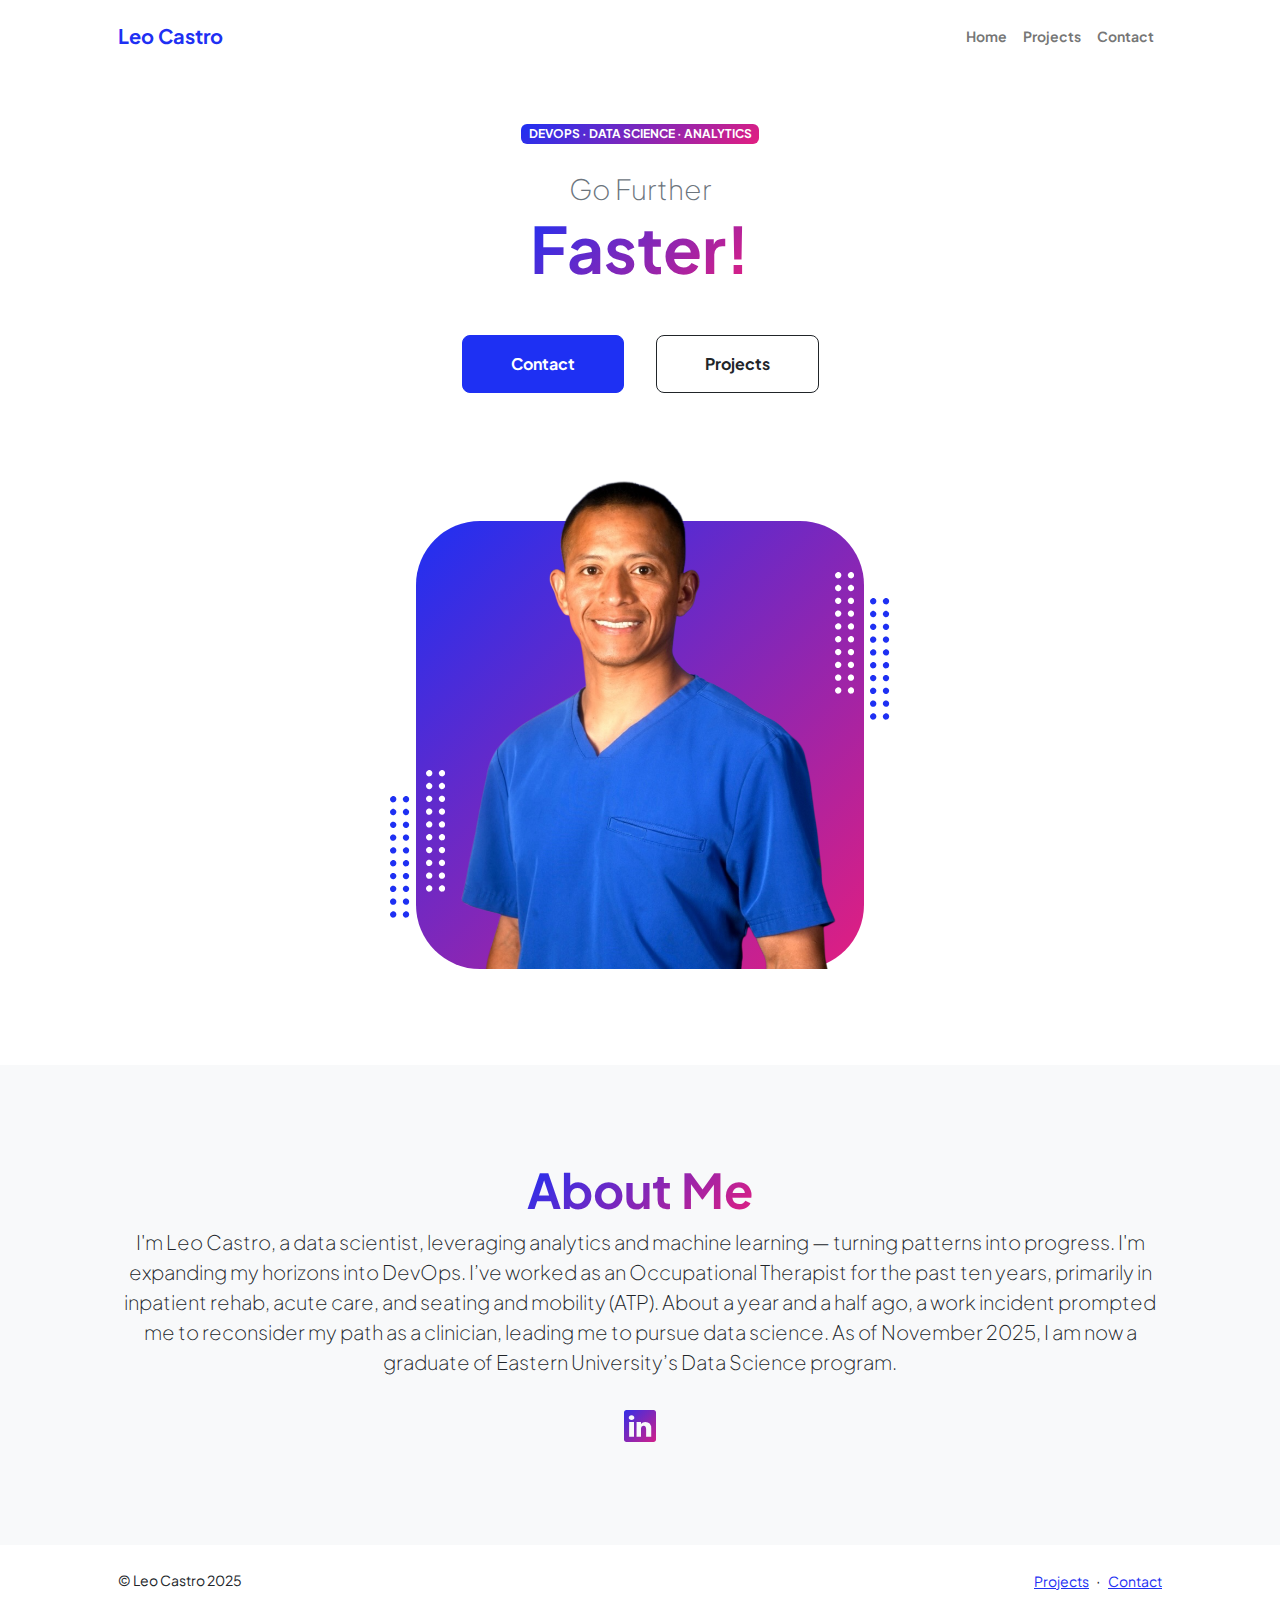
<file: index.html>
<!DOCTYPE html>
<html lang="en">
    <head>
        <meta charset="utf-8" />
        <meta name="viewport" content="width=device-width, initial-scale=1, shrink-to-fit=no" />
        <meta name="description" content="" />
        <meta name="author" content="" />
        <title>Personal - Start Bootstrap Theme</title>
        <!-- Favicon-->
        <link rel="icon" type="image/x-icon" href="assets/favicon.ico" />
        <!-- Custom Google font-->
        <link rel="preconnect" href="https://fonts.googleapis.com" />
        <link rel="preconnect" href="https://fonts.gstatic.com" crossorigin />
        <link href="https://fonts.googleapis.com/css2?family=Plus+Jakarta+Sans:wght@100;200;300;400;500;600;700;800;900&amp;display=swap" rel="stylesheet" />
        <!-- Bootstrap icons-->
        <link href="https://cdn.jsdelivr.net/npm/bootstrap-icons@1.8.1/font/bootstrap-icons.css" rel="stylesheet" />
        <!-- Core theme CSS (includes Bootstrap)-->
        <link href="css/styles.css" rel="stylesheet" />
    </head>
    <body class="d-flex flex-column h-100">
        <main class="flex-shrink-0">
            <!-- Navigation-->
            <nav class="navbar navbar-expand-lg navbar-light bg-white py-3">
                <div class="container px-5">
                    <a class="navbar-brand" href="index.html"><span class="fw-bolder text-primary">Leo Castro</span></a>
                    <button class="navbar-toggler" type="button" data-bs-toggle="collapse" data-bs-target="#navbarSupportedContent" aria-controls="navbarSupportedContent" aria-expanded="false" aria-label="Toggle navigation"><span class="navbar-toggler-icon"></span></button>
                    <div class="collapse navbar-collapse" id="navbarSupportedContent">
                        <ul class="navbar-nav ms-auto mb-2 mb-lg-0 small fw-bolder">
                            <li class="nav-item"><a class="nav-link" href="index.html">Home</a></li>
                            <li class="nav-item"><a class="nav-link" href="projects.html">Projects</a></li>
                            <li class="nav-item"><a class="nav-link" href="contact.html">Contact</a></li>
                        </ul>
                    </div>
                </div>
            </nav>
            <!-- Header-->
            <header class="py-5">
                <div class="container px-5 pb-5">
                    <div class="row gx-5 align-items-center">
                        <div class="col-xxl-5">
                            <!-- Header text content-->
                            <div class="text-center text-xxl-start">
                                <div class="badge bg-gradient-primary-to-secondary text-white mb-4"><div class="text-uppercase">DevOps &middot; Data Science &middot; Analytics</div></div>
                                <div class="fs-3 fw-light text-muted">Go Further</div>
                                <h1 class="display-3 fw-bolder mb-5"><span class="text-gradient d-inline">Faster!</span></h1>
                                <div class="d-grid gap-3 d-sm-flex justify-content-sm-center justify-content-xxl-start mb-3">
                                    <a class="btn btn-primary btn-lg px-5 py-3 me-sm-3 fs-6 fw-bolder" href="contact.html">Contact</a>
                                    <a class="btn btn-outline-dark btn-lg px-5 py-3 fs-6 fw-bolder" href="projects.html">Projects</a>
                                </div>
                            </div>
                        </div>
                        <div class="col-xxl-7">
                            <!-- Header profile picture-->
                            <div class="d-flex justify-content-center mt-5 mt-xxl-0">
                                <div class="profile bg-gradient-primary-to-secondary">
                                    <!-- TIP: For best results, use a photo with a transparent background like the demo example below-->
                                    <!-- Watch a tutorial on how to do this on YouTube (link)-->
                                    <img class="profile-img" src="assets/profile.png" alt="..." />
                                    <div class="dots-1">
                                        <!-- SVG Dots-->
                                        <svg version="1.1" xmlns="http://www.w3.org/2000/svg" xmlns:xlink="http://www.w3.org/1999/xlink" x="0px" y="0px" viewBox="0 0 191.6 1215.4" style="enable-background: new 0 0 191.6 1215.4" xml:space="preserve">
                                            <g transform="translate(0.000000,1280.000000) scale(0.100000,-0.100000)">
                                                <path d="M227.7,12788.6c-105-35-200-141-222-248c-43-206,163-412,369-369c155,32,275,190,260,339c-11,105-90,213-190,262        C383.7,12801.6,289.7,12808.6,227.7,12788.6z"></path>
                                                <path d="M1507.7,12788.6c-151-50-253-216-222-362c25-119,136-230,254-255c194-41,395,142,375,339c-11,105-90,213-190,262        C1663.7,12801.6,1569.7,12808.6,1507.7,12788.6z"></path>
                                                <path d="M227.7,11508.6c-105-35-200-141-222-248c-43-206,163-412,369-369c155,32,275,190,260,339c-11,105-90,213-190,262        C383.7,11521.6,289.7,11528.6,227.7,11508.6z"></path>
                                                <path d="M1507.7,11508.6c-151-50-253-216-222-362c25-119,136-230,254-255c194-41,395,142,375,339c-11,105-90,213-190,262        C1663.7,11521.6,1569.7,11528.6,1507.7,11508.6z"></path>
                                                <path d="M227.7,10228.6c-105-35-200-141-222-248c-43-206,163-412,369-369c155,32,275,190,260,339c-11,105-90,213-190,262        C383.7,10241.6,289.7,10248.6,227.7,10228.6z"></path>
                                                <path d="M1507.7,10228.6c-105-35-200-141-222-248c-43-206,163-412,369-369c155,32,275,190,260,339c-11,105-90,213-190,262        C1663.7,10241.6,1569.7,10248.6,1507.7,10228.6z"></path>
                                                <path d="M227.7,8948.6c-105-35-200-141-222-248c-43-206,163-412,369-369c155,32,275,190,260,339c-11,105-90,213-190,262        C383.7,8961.6,289.7,8968.6,227.7,8948.6z"></path>
                                                <path d="M1507.7,8948.6c-105-35-200-141-222-248c-43-206,163-412,369-369c155,32,275,190,260,339c-11,105-90,213-190,262        C1663.7,8961.6,1569.7,8968.6,1507.7,8948.6z"></path>
                                                <path d="M227.7,7668.6c-105-35-200-141-222-248c-43-206,163-412,369-369c155,32,275,190,260,339c-11,105-90,213-190,262        C383.7,7681.6,289.7,7688.6,227.7,7668.6z"></path>
                                                <path d="M1507.7,7668.6c-105-35-200-141-222-248c-43-206,163-412,369-369c155,32,275,190,260,339c-11,105-90,213-190,262        C1663.7,7681.6,1569.7,7688.6,1507.7,7668.6z"></path>
                                                <path d="M227.7,6388.6c-105-35-200-141-222-248c-43-206,163-412,369-369c155,32,275,190,260,339c-11,105-90,213-190,262        C383.7,6401.6,289.7,6408.6,227.7,6388.6z"></path>
                                                <path d="M1507.7,6388.6c-105-35-200-141-222-248c-43-206,163-412,369-369c155,32,275,190,260,339c-11,105-90,213-190,262        C1663.7,6401.6,1569.7,6408.6,1507.7,6388.6z"></path>
                                                <path d="M227.7,5108.6c-105-35-200-141-222-248c-43-206,163-412,369-369c155,32,275,190,260,339c-11,105-90,213-190,262        C383.7,5121.6,289.7,5128.6,227.7,5108.6z"></path>
                                                <path d="M1507.7,5108.6c-105-35-200-141-222-248c-43-206,163-412,369-369c155,32,275,190,260,339c-11,105-90,213-190,262        C1663.7,5121.6,1569.7,5128.6,1507.7,5108.6z"></path>
                                                <path d="M227.7,3828.6c-105-35-200-141-222-248c-43-206,163-412,369-369c155,32,275,190,260,339c-11,105-90,213-190,262        C383.7,3841.6,289.7,3848.6,227.7,3828.6z"></path>
                                                <path d="M1507.7,3828.6c-105-35-200-141-222-248c-43-206,163-412,369-369c155,32,275,190,260,339c-11,105-90,213-190,262        C1663.7,3841.6,1569.7,3848.6,1507.7,3828.6z"></path>
                                                <path d="M227.7,2548.6c-105-35-200-141-222-248c-43-206,163-412,369-369c155,32,275,190,260,339c-11,105-90,213-190,262        C383.7,2561.6,289.7,2568.6,227.7,2548.6z"></path>
                                                <path d="M1507.7,2548.6c-105-35-200-141-222-248c-43-206,163-412,369-369c155,32,275,190,260,339c-11,105-90,213-190,262        C1663.7,2561.6,1569.7,2568.6,1507.7,2548.6z"></path>
                                                <path d="M227.7,1268.6c-105-35-200-141-222-248c-43-206,163-412,369-369c155,32,275,190,260,339c-11,105-90,213-190,262        C383.7,1281.6,289.7,1288.6,227.7,1268.6z"></path>
                                                <path d="M1507.7,1268.6c-105-35-200-141-222-248c-43-206,163-412,369-369c155,32,275,190,260,339c-11,105-90,213-190,262        C1663.7,1281.6,1569.7,1288.6,1507.7,1268.6z"></path>
                                            </g>
                                        </svg>
                                        <!-- END of SVG dots-->
                                    </div>
                                    <div class="dots-2">
                                        <!-- SVG Dots-->
                                        <svg version="1.1" xmlns="http://www.w3.org/2000/svg" xmlns:xlink="http://www.w3.org/1999/xlink" x="0px" y="0px" viewBox="0 0 191.6 1215.4" style="enable-background: new 0 0 191.6 1215.4" xml:space="preserve">
                                            <g transform="translate(0.000000,1280.000000) scale(0.100000,-0.100000)">
                                                <path d="M227.7,12788.6c-105-35-200-141-222-248c-43-206,163-412,369-369c155,32,275,190,260,339c-11,105-90,213-190,262        C383.7,12801.6,289.7,12808.6,227.7,12788.6z"></path>
                                                <path d="M1507.7,12788.6c-151-50-253-216-222-362c25-119,136-230,254-255c194-41,395,142,375,339c-11,105-90,213-190,262        C1663.7,12801.6,1569.7,12808.6,1507.7,12788.6z"></path>
                                                <path d="M227.7,11508.6c-105-35-200-141-222-248c-43-206,163-412,369-369c155,32,275,190,260,339c-11,105-90,213-190,262        C383.7,11521.6,289.7,11528.6,227.7,11508.6z"></path>
                                                <path d="M1507.7,11508.6c-151-50-253-216-222-362c25-119,136-230,254-255c194-41,395,142,375,339c-11,105-90,213-190,262        C1663.7,11521.6,1569.7,11528.6,1507.7,11508.6z"></path>
                                                <path d="M227.7,10228.6c-105-35-200-141-222-248c-43-206,163-412,369-369c155,32,275,190,260,339c-11,105-90,213-190,262        C383.7,10241.6,289.7,10248.6,227.7,10228.6z"></path>
                                                <path d="M1507.7,10228.6c-105-35-200-141-222-248c-43-206,163-412,369-369c155,32,275,190,260,339c-11,105-90,213-190,262        C1663.7,10241.6,1569.7,10248.6,1507.7,10228.6z"></path>
                                                <path d="M227.7,8948.6c-105-35-200-141-222-248c-43-206,163-412,369-369c155,32,275,190,260,339c-11,105-90,213-190,262        C383.7,8961.6,289.7,8968.6,227.7,8948.6z"></path>
                                                <path d="M1507.7,8948.6c-105-35-200-141-222-248c-43-206,163-412,369-369c155,32,275,190,260,339c-11,105-90,213-190,262        C1663.7,8961.6,1569.7,8968.6,1507.7,8948.6z"></path>
                                                <path d="M227.7,7668.6c-105-35-200-141-222-248c-43-206,163-412,369-369c155,32,275,190,260,339c-11,105-90,213-190,262        C383.7,7681.6,289.7,7688.6,227.7,7668.6z"></path>
                                                <path d="M1507.7,7668.6c-105-35-200-141-222-248c-43-206,163-412,369-369c155,32,275,190,260,339c-11,105-90,213-190,262        C1663.7,7681.6,1569.7,7688.6,1507.7,7668.6z"></path>
                                                <path d="M227.7,6388.6c-105-35-200-141-222-248c-43-206,163-412,369-369c155,32,275,190,260,339c-11,105-90,213-190,262        C383.7,6401.6,289.7,6408.6,227.7,6388.6z"></path>
                                                <path d="M1507.7,6388.6c-105-35-200-141-222-248c-43-206,163-412,369-369c155,32,275,190,260,339c-11,105-90,213-190,262        C1663.7,6401.6,1569.7,6408.6,1507.7,6388.6z"></path>
                                                <path d="M227.7,5108.6c-105-35-200-141-222-248c-43-206,163-412,369-369c155,32,275,190,260,339c-11,105-90,213-190,262        C383.7,5121.6,289.7,5128.6,227.7,5108.6z"></path>
                                                <path d="M1507.7,5108.6c-105-35-200-141-222-248c-43-206,163-412,369-369c155,32,275,190,260,339c-11,105-90,213-190,262        C1663.7,5121.6,1569.7,5128.6,1507.7,5108.6z"></path>
                                                <path d="M227.7,3828.6c-105-35-200-141-222-248c-43-206,163-412,369-369c155,32,275,190,260,339c-11,105-90,213-190,262        C383.7,3841.6,289.7,3848.6,227.7,3828.6z"></path>
                                                <path d="M1507.7,3828.6c-105-35-200-141-222-248c-43-206,163-412,369-369c155,32,275,190,260,339c-11,105-90,213-190,262        C1663.7,3841.6,1569.7,3848.6,1507.7,3828.6z"></path>
                                                <path d="M227.7,2548.6c-105-35-200-141-222-248c-43-206,163-412,369-369c155,32,275,190,260,339c-11,105-90,213-190,262        C383.7,2561.6,289.7,2568.6,227.7,2548.6z"></path>
                                                <path d="M1507.7,2548.6c-105-35-200-141-222-248c-43-206,163-412,369-369c155,32,275,190,260,339c-11,105-90,213-190,262        C1663.7,2561.6,1569.7,2568.6,1507.7,2548.6z"></path>
                                                <path d="M227.7,1268.6c-105-35-200-141-222-248c-43-206,163-412,369-369c155,32,275,190,260,339c-11,105-90,213-190,262        C383.7,1281.6,289.7,1288.6,227.7,1268.6z"></path>
                                                <path d="M1507.7,1268.6c-105-35-200-141-222-248c-43-206,163-412,369-369c155,32,275,190,260,339c-11,105-90,213-190,262        C1663.7,1281.6,1569.7,1288.6,1507.7,1268.6z"></path>
                                            </g>
                                        </svg>
                                        <!-- END of SVG dots-->
                                    </div>
                                    <div class="dots-3">
                                        <!-- SVG Dots-->
                                        <svg version="1.1" xmlns="http://www.w3.org/2000/svg" xmlns:xlink="http://www.w3.org/1999/xlink" x="0px" y="0px" viewBox="0 0 191.6 1215.4" style="enable-background: new 0 0 191.6 1215.4" xml:space="preserve">
                                            <g transform="translate(0.000000,1280.000000) scale(0.100000,-0.100000)">
                                                <path d="M227.7,12788.6c-105-35-200-141-222-248c-43-206,163-412,369-369c155,32,275,190,260,339c-11,105-90,213-190,262        C383.7,12801.6,289.7,12808.6,227.7,12788.6z"></path>
                                                <path d="M1507.7,12788.6c-151-50-253-216-222-362c25-119,136-230,254-255c194-41,395,142,375,339c-11,105-90,213-190,262        C1663.7,12801.6,1569.7,12808.6,1507.7,12788.6z"></path>
                                                <path d="M227.7,11508.6c-105-35-200-141-222-248c-43-206,163-412,369-369c155,32,275,190,260,339c-11,105-90,213-190,262        C383.7,11521.6,289.7,11528.6,227.7,11508.6z"></path>
                                                <path d="M1507.7,11508.6c-151-50-253-216-222-362c25-119,136-230,254-255c194-41,395,142,375,339c-11,105-90,213-190,262        C1663.7,11521.6,1569.7,11528.6,1507.7,11508.6z"></path>
                                                <path d="M227.7,10228.6c-105-35-200-141-222-248c-43-206,163-412,369-369c155,32,275,190,260,339c-11,105-90,213-190,262        C383.7,10241.6,289.7,10248.6,227.7,10228.6z"></path>
                                                <path d="M1507.7,10228.6c-105-35-200-141-222-248c-43-206,163-412,369-369c155,32,275,190,260,339c-11,105-90,213-190,262        C1663.7,10241.6,1569.7,10248.6,1507.7,10228.6z"></path>
                                                <path d="M227.7,8948.6c-105-35-200-141-222-248c-43-206,163-412,369-369c155,32,275,190,260,339c-11,105-90,213-190,262        C383.7,8961.6,289.7,8968.6,227.7,8948.6z"></path>
                                                <path d="M1507.7,8948.6c-105-35-200-141-222-248c-43-206,163-412,369-369c155,32,275,190,260,339c-11,105-90,213-190,262        C1663.7,8961.6,1569.7,8968.6,1507.7,8948.6z"></path>
                                                <path d="M227.7,7668.6c-105-35-200-141-222-248c-43-206,163-412,369-369c155,32,275,190,260,339c-11,105-90,213-190,262        C383.7,7681.6,289.7,7688.6,227.7,7668.6z"></path>
                                                <path d="M1507.7,7668.6c-105-35-200-141-222-248c-43-206,163-412,369-369c155,32,275,190,260,339c-11,105-90,213-190,262        C1663.7,7681.6,1569.7,7688.6,1507.7,7668.6z"></path>
                                                <path d="M227.7,6388.6c-105-35-200-141-222-248c-43-206,163-412,369-369c155,32,275,190,260,339c-11,105-90,213-190,262        C383.7,6401.6,289.7,6408.6,227.7,6388.6z"></path>
                                                <path d="M1507.7,6388.6c-105-35-200-141-222-248c-43-206,163-412,369-369c155,32,275,190,260,339c-11,105-90,213-190,262        C1663.7,6401.6,1569.7,6408.6,1507.7,6388.6z"></path>
                                                <path d="M227.7,5108.6c-105-35-200-141-222-248c-43-206,163-412,369-369c155,32,275,190,260,339c-11,105-90,213-190,262        C383.7,5121.6,289.7,5128.6,227.7,5108.6z"></path>
                                                <path d="M1507.7,5108.6c-105-35-200-141-222-248c-43-206,163-412,369-369c155,32,275,190,260,339c-11,105-90,213-190,262        C1663.7,5121.6,1569.7,5128.6,1507.7,5108.6z"></path>
                                                <path d="M227.7,3828.6c-105-35-200-141-222-248c-43-206,163-412,369-369c155,32,275,190,260,339c-11,105-90,213-190,262        C383.7,3841.6,289.7,3848.6,227.7,3828.6z"></path>
                                                <path d="M1507.7,3828.6c-105-35-200-141-222-248c-43-206,163-412,369-369c155,32,275,190,260,339c-11,105-90,213-190,262        C1663.7,3841.6,1569.7,3848.6,1507.7,3828.6z"></path>
                                                <path d="M227.7,2548.6c-105-35-200-141-222-248c-43-206,163-412,369-369c155,32,275,190,260,339c-11,105-90,213-190,262        C383.7,2561.6,289.7,2568.6,227.7,2548.6z"></path>
                                                <path d="M1507.7,2548.6c-105-35-200-141-222-248c-43-206,163-412,369-369c155,32,275,190,260,339c-11,105-90,213-190,262        C1663.7,2561.6,1569.7,2568.6,1507.7,2548.6z"></path>
                                                <path d="M227.7,1268.6c-105-35-200-141-222-248c-43-206,163-412,369-369c155,32,275,190,260,339c-11,105-90,213-190,262        C383.7,1281.6,289.7,1288.6,227.7,1268.6z"></path>
                                                <path d="M1507.7,1268.6c-105-35-200-141-222-248c-43-206,163-412,369-369c155,32,275,190,260,339c-11,105-90,213-190,262        C1663.7,1281.6,1569.7,1288.6,1507.7,1268.6z"></path>
                                            </g>
                                        </svg>
                                        <!-- END of SVG dots-->
                                    </div>
                                    <div class="dots-4">
                                        <!-- SVG Dots-->
                                        <svg version="1.1" xmlns="http://www.w3.org/2000/svg" xmlns:xlink="http://www.w3.org/1999/xlink" x="0px" y="0px" viewBox="0 0 191.6 1215.4" style="enable-background: new 0 0 191.6 1215.4" xml:space="preserve">
                                            <g transform="translate(0.000000,1280.000000) scale(0.100000,-0.100000)">
                                                <path d="M227.7,12788.6c-105-35-200-141-222-248c-43-206,163-412,369-369c155,32,275,190,260,339c-11,105-90,213-190,262        C383.7,12801.6,289.7,12808.6,227.7,12788.6z"></path>
                                                <path d="M1507.7,12788.6c-151-50-253-216-222-362c25-119,136-230,254-255c194-41,395,142,375,339c-11,105-90,213-190,262        C1663.7,12801.6,1569.7,12808.6,1507.7,12788.6z"></path>
                                                <path d="M227.7,11508.6c-105-35-200-141-222-248c-43-206,163-412,369-369c155,32,275,190,260,339c-11,105-90,213-190,262        C383.7,11521.6,289.7,11528.6,227.7,11508.6z"></path>
                                                <path d="M1507.7,11508.6c-151-50-253-216-222-362c25-119,136-230,254-255c194-41,395,142,375,339c-11,105-90,213-190,262        C1663.7,11521.6,1569.7,11528.6,1507.7,11508.6z"></path>
                                                <path d="M227.7,10228.6c-105-35-200-141-222-248c-43-206,163-412,369-369c155,32,275,190,260,339c-11,105-90,213-190,262        C383.7,10241.6,289.7,10248.6,227.7,10228.6z"></path>
                                                <path d="M1507.7,10228.6c-105-35-200-141-222-248c-43-206,163-412,369-369c155,32,275,190,260,339c-11,105-90,213-190,262        C1663.7,10241.6,1569.7,10248.6,1507.7,10228.6z"></path>
                                                <path d="M227.7,8948.6c-105-35-200-141-222-248c-43-206,163-412,369-369c155,32,275,190,260,339c-11,105-90,213-190,262        C383.7,8961.6,289.7,8968.6,227.7,8948.6z"></path>
                                                <path d="M1507.7,8948.6c-105-35-200-141-222-248c-43-206,163-412,369-369c155,32,275,190,260,339c-11,105-90,213-190,262        C1663.7,8961.6,1569.7,8968.6,1507.7,8948.6z"></path>
                                                <path d="M227.7,7668.6c-105-35-200-141-222-248c-43-206,163-412,369-369c155,32,275,190,260,339c-11,105-90,213-190,262        C383.7,7681.6,289.7,7688.6,227.7,7668.6z"></path>
                                                <path d="M1507.7,7668.6c-105-35-200-141-222-248c-43-206,163-412,369-369c155,32,275,190,260,339c-11,105-90,213-190,262        C1663.7,7681.6,1569.7,7688.6,1507.7,7668.6z"></path>
                                                <path d="M227.7,6388.6c-105-35-200-141-222-248c-43-206,163-412,369-369c155,32,275,190,260,339c-11,105-90,213-190,262        C383.7,6401.6,289.7,6408.6,227.7,6388.6z"></path>
                                                <path d="M1507.7,6388.6c-105-35-200-141-222-248c-43-206,163-412,369-369c155,32,275,190,260,339c-11,105-90,213-190,262        C1663.7,6401.6,1569.7,6408.6,1507.7,6388.6z"></path>
                                                <path d="M227.7,5108.6c-105-35-200-141-222-248c-43-206,163-412,369-369c155,32,275,190,260,339c-11,105-90,213-190,262        C383.7,5121.6,289.7,5128.6,227.7,5108.6z"></path>
                                                <path d="M1507.7,5108.6c-105-35-200-141-222-248c-43-206,163-412,369-369c155,32,275,190,260,339c-11,105-90,213-190,262        C1663.7,5121.6,1569.7,5128.6,1507.7,5108.6z"></path>
                                                <path d="M227.7,3828.6c-105-35-200-141-222-248c-43-206,163-412,369-369c155,32,275,190,260,339c-11,105-90,213-190,262        C383.7,3841.6,289.7,3848.6,227.7,3828.6z"></path>
                                                <path d="M1507.7,3828.6c-105-35-200-141-222-248c-43-206,163-412,369-369c155,32,275,190,260,339c-11,105-90,213-190,262        C1663.7,3841.6,1569.7,3848.6,1507.7,3828.6z"></path>
                                                <path d="M227.7,2548.6c-105-35-200-141-222-248c-43-206,163-412,369-369c155,32,275,190,260,339c-11,105-90,213-190,262        C383.7,2561.6,289.7,2568.6,227.7,2548.6z"></path>
                                                <path d="M1507.7,2548.6c-105-35-200-141-222-248c-43-206,163-412,369-369c155,32,275,190,260,339c-11,105-90,213-190,262        C1663.7,2561.6,1569.7,2568.6,1507.7,2548.6z"></path>
                                                <path d="M227.7,1268.6c-105-35-200-141-222-248c-43-206,163-412,369-369c155,32,275,190,260,339c-11,105-90,213-190,262        C383.7,1281.6,289.7,1288.6,227.7,1268.6z"></path>
                                                <path d="M1507.7,1268.6c-105-35-200-141-222-248c-43-206,163-412,369-369c155,32,275,190,260,339c-11,105-90,213-190,262        C1663.7,1281.6,1569.7,1288.6,1507.7,1268.6z"></path>
                                            </g>
                                        </svg>
                                        <!-- END of SVG dots-->
                                    </div>
                                </div>
                            </div>
                        </div>
                    </div>
                </div>
            </header>
            <!-- About Section-->
            <section class="bg-light py-5">
                <div class="container px-5">
                    <div class="row gx-5 justify-content-center">
                        <div class="col-xxl-8">
                            <div class="text-center my-5">
                                <h2 class="display-5 fw-bolder"><span class="text-gradient d-inline">About Me</span></h2>
                                <p class="lead fw-light mb-4">I'm Leo Castro, a data scientist, leveraging analytics and machine learning — turning patterns into progress. I'm expanding my horizons into DevOps. I’ve worked as an Occupational Therapist for the past ten years, primarily in inpatient rehab, acute care, and seating and mobility (ATP). About a year and a half ago, a work incident prompted me to reconsider my path as a clinician, leading me to pursue data science. As of November 2025, I am now a graduate of Eastern University’s Data Science program.</p>
				<div class="d-flex justify-content-center fs-2 gap-4">
                                    <a class="text-gradient" href="http://linkedin.com/in/otcastro" target="_blank" rel="noopener noreferrer"><i class="bi bi-linkedin"></i></a>
				    <!--   <a class="text-gradient" href="https://github.com/castro-ux" target="_blank" rel="noopener noreferrer"><i class="bi bi-github"></i></a> -->
                                </div>
                            </div>
                        </div>
                    </div>
                </div>
            </section>
        </main>
        <!-- Footer-->
        <footer class="bg-white py-4 mt-auto">
            <div class="container px-5">
                <div class="row align-items-center justify-content-between flex-column flex-sm-row">
                    <div class="col-auto"><div class="small m-0">&copy; Leo Castro 2025</div></div>
                    <div class="col-auto">
                        <a class="small" href="projects.html">Projects</a>
                        <span class="mx-1">&middot;</span>
                        <a class="small" href="contact.html">Contact</a>
                    </div>
                </div>
            </div>
        </footer>
        <!-- Bootstrap core JS-->
        <script src="https://cdn.jsdelivr.net/npm/bootstrap@5.2.3/dist/js/bootstrap.bundle.min.js"></script>
        <!-- Core theme JS-->
        <script src="js/scripts.js"></script>
    </body>
</html>
</file>
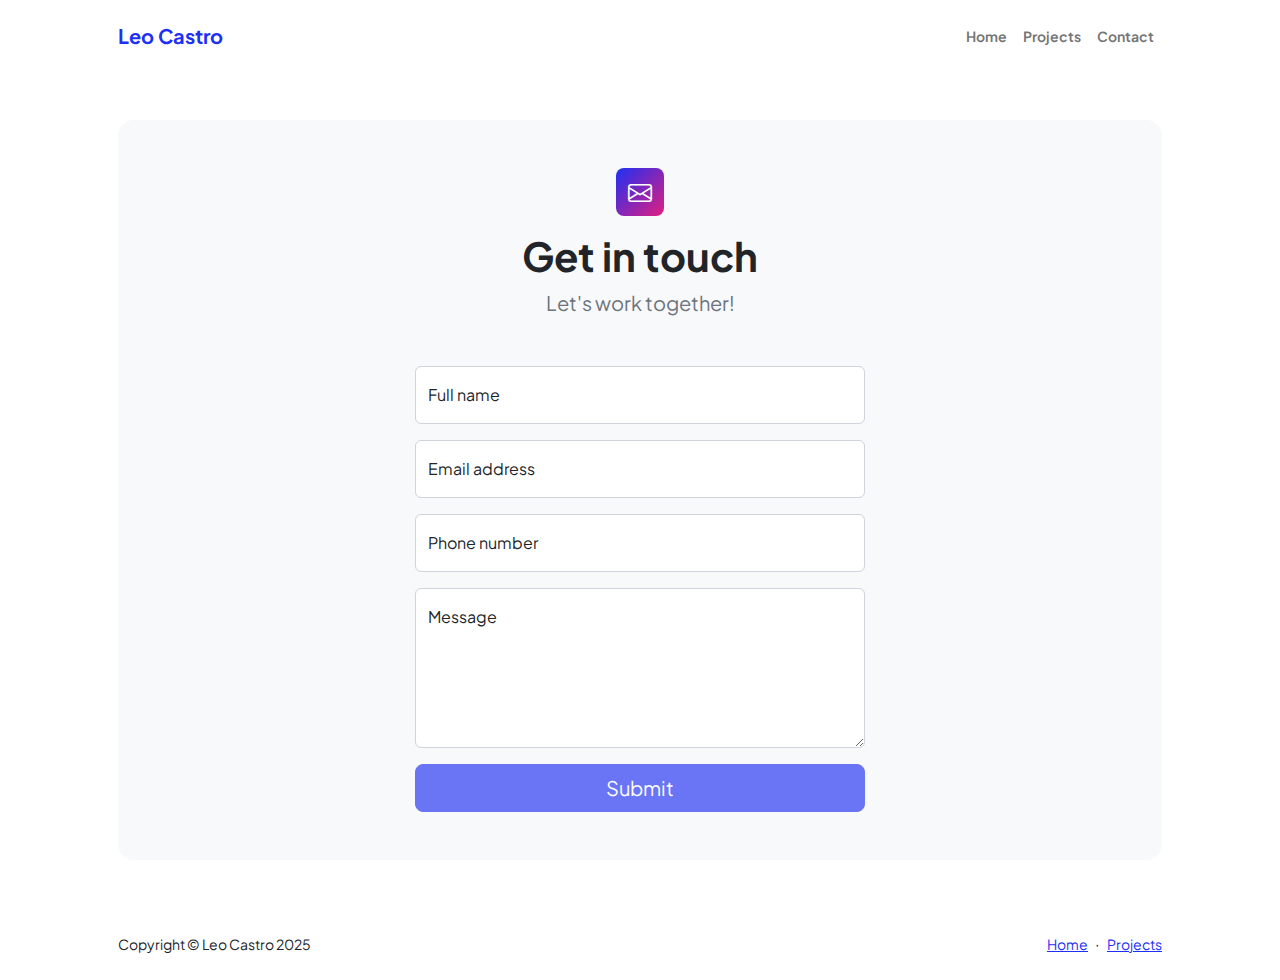
<file: contact.html>
<!DOCTYPE html>
<html lang="en">
    <head>
        <meta charset="utf-8" />
        <meta name="viewport" content="width=device-width, initial-scale=1, shrink-to-fit=no" />
        <meta name="description" content />
        <meta name="author" content />
        <title>Contact</title>
        <!-- Favicon-->
        <link rel="icon" type="image/x-icon" href="assets/favicon.ico" />
        <!-- Custom Google font-->
        <link rel="preconnect" href="https://fonts.googleapis.com" />
        <link rel="preconnect" href="https://fonts.gstatic.com" crossorigin />
        <link href="https://fonts.googleapis.com/css2?family=Plus+Jakarta+Sans:wght@100;200;300;400;500;600;700;800;900&amp;display=swap" rel="stylesheet" />
        <!-- Bootstrap icons-->
        <link href="https://cdn.jsdelivr.net/npm/bootstrap-icons@1.8.1/font/bootstrap-icons.css" rel="stylesheet" />
        <!-- Core theme CSS (includes Bootstrap)-->
        <link href="css/styles.css" rel="stylesheet" />
    </head>
    <body class="d-flex flex-column">
        <main class="flex-shrink-0">
            <!-- Navigation-->
            <nav class="navbar navbar-expand-lg navbar-light bg-white py-3">
                <div class="container px-5">
                    <a class="navbar-brand" href="index.html"><span class="fw-bolder text-primary">Leo Castro</span></a>
                    <button class="navbar-toggler" type="button" data-bs-toggle="collapse" data-bs-target="#navbarSupportedContent" aria-controls="navbarSupportedContent" aria-expanded="false" aria-label="Toggle navigation"><span class="navbar-toggler-icon"></span></button>
                    <div class="collapse navbar-collapse" id="navbarSupportedContent">
                        <ul class="navbar-nav ms-auto mb-2 mb-lg-0 small fw-bolder">
                            <li class="nav-item"><a class="nav-link" href="index.html">Home</a></li>
                            <li class="nav-item"><a class="nav-link" href="projects.html">Projects</a></li>
                            <li class="nav-item"><a class="nav-link" href="contact.html">Contact</a></li>
                        </ul>
                    </div>
                </div>
            </nav>
            <!-- Page content-->
            <section class="py-5">
                <div class="container px-5">
                    <!-- Contact form-->
                    <div class="bg-light rounded-4 py-5 px-4 px-md-5">
                        <div class="text-center mb-5">
                            <div class="feature bg-primary bg-gradient-primary-to-secondary text-white rounded-3 mb-3"><i class="bi bi-envelope"></i></div>
                            <h1 class="fw-bolder">Get in touch</h1>
                            <p class="lead fw-normal text-muted mb-0">Let's work together!</p>
                        </div>
                        <div class="row gx-5 justify-content-center">
                            <div class="col-lg-8 col-xl-6">
                                <!-- * * * * * * * * * * * * * * *-->
                                <!-- * * SB Forms Contact Form * *-->
                                <!-- * * * * * * * * * * * * * * *-->
                                <!-- This form is pre-integrated with SB Forms.-->
                                <!-- To make this form functional, sign up at-->
                                <!-- https://startbootstrap.com/solution/contact-forms-->
                                <!-- to get an API token!-->
                                <form id="contactForm" data-sb-form-api-token="API_TOKEN">
                                    <!-- Name input-->
                                    <div class="form-floating mb-3">
                                        <input class="form-control" id="name" type="text" placeholder="Enter your name..." data-sb-validations="required" />
                                        <label for="name">Full name</label>
                                        <div class="invalid-feedback" data-sb-feedback="name:required">A name is required.</div>
                                    </div>
                                    <!-- Email address input-->
                                    <div class="form-floating mb-3">
                                        <input class="form-control" id="email" type="email" placeholder="name@example.com" data-sb-validations="required,email" />
                                        <label for="email">Email address</label>
                                        <div class="invalid-feedback" data-sb-feedback="email:required">An email is required.</div>
                                        <div class="invalid-feedback" data-sb-feedback="email:email">Email is not valid.</div>
                                    </div>
                                    <!-- Phone number input-->
                                    <div class="form-floating mb-3">
                                        <input class="form-control" id="phone" type="tel" placeholder="(123) 456-7890" data-sb-validations="required" />
                                        <label for="phone">Phone number</label>
                                        <div class="invalid-feedback" data-sb-feedback="phone:required">A phone number is required.</div>
                                    </div>
                                    <!-- Message input-->
                                    <div class="form-floating mb-3">
                                        <textarea class="form-control" id="message" type="text" placeholder="Enter your message here..." style="height: 10rem" data-sb-validations="required"></textarea>
                                        <label for="message">Message</label>
                                        <div class="invalid-feedback" data-sb-feedback="message:required">A message is required.</div>
                                    </div>
                                    <!-- Submit success message-->
                                    <!---->
                                    <!-- This is what your users will see when the form-->
                                    <!-- has successfully submitted-->
                                    <div class="d-none" id="submitSuccessMessage">
                                        <div class="text-center mb-3">
                                            <div class="fw-bolder">Form submission successful!</div>
                                            To activate this form, sign up at
                                            <br />
                                            <a href="https://startbootstrap.com/solution/contact-forms">https://startbootstrap.com/solution/contact-forms</a>
                                        </div>
                                    </div>
                                    <!-- Submit error message-->
                                    <!---->
                                    <!-- This is what your users will see when there is-->
                                    <!-- an error submitting the form-->
                                    <div class="d-none" id="submitErrorMessage"><div class="text-center text-danger mb-3">Error sending message!</div></div>
                                    <!-- Submit Button-->
                                    <div class="d-grid"><button class="btn btn-primary btn-lg disabled" id="submitButton" type="submit">Submit</button></div>
                                </form>
                            </div>
                        </div>
                    </div>
                </div>
            </section>
        </main>
        <!-- Footer-->
        <footer class="bg-white py-4 mt-auto">
            <div class="container px-5">
                <div class="row align-items-center justify-content-between flex-column flex-sm-row">
                    <div class="col-auto"><div class="small m-0">Copyright &copy; Leo Castro 2025</div></div>
		    <div class="col-auto">
                        <a class="small" href="index.html">Home</a>
                        <span class="mx-1">&middot;</span>
                        <a class="small" href="projects.html">Projects</a>
                    </div>
                </div>
            </div>
        </footer>
        <!-- Bootstrap core JS-->
        <script src="https://cdn.jsdelivr.net/npm/bootstrap@5.2.3/dist/js/bootstrap.bundle.min.js"></script>
        <!-- Core theme JS-->
        <script src="js/scripts.js"></script>
        <!-- * * * * * * * * * * * * * * * * * * * * * * * * * * * * * * * * * * * * * * * *-->
        <!-- * *                               SB Forms JS                               * *-->
        <!-- * * Activate your form at https://startbootstrap.com/solution/contact-forms * *-->
        <!-- * * * * * * * * * * * * * * * * * * * * * * * * * * * * * * * * * * * * * * * *-->
        <script src="https://cdn.startbootstrap.com/sb-forms-latest.js"></script>
    </body>
</html>
</file>
